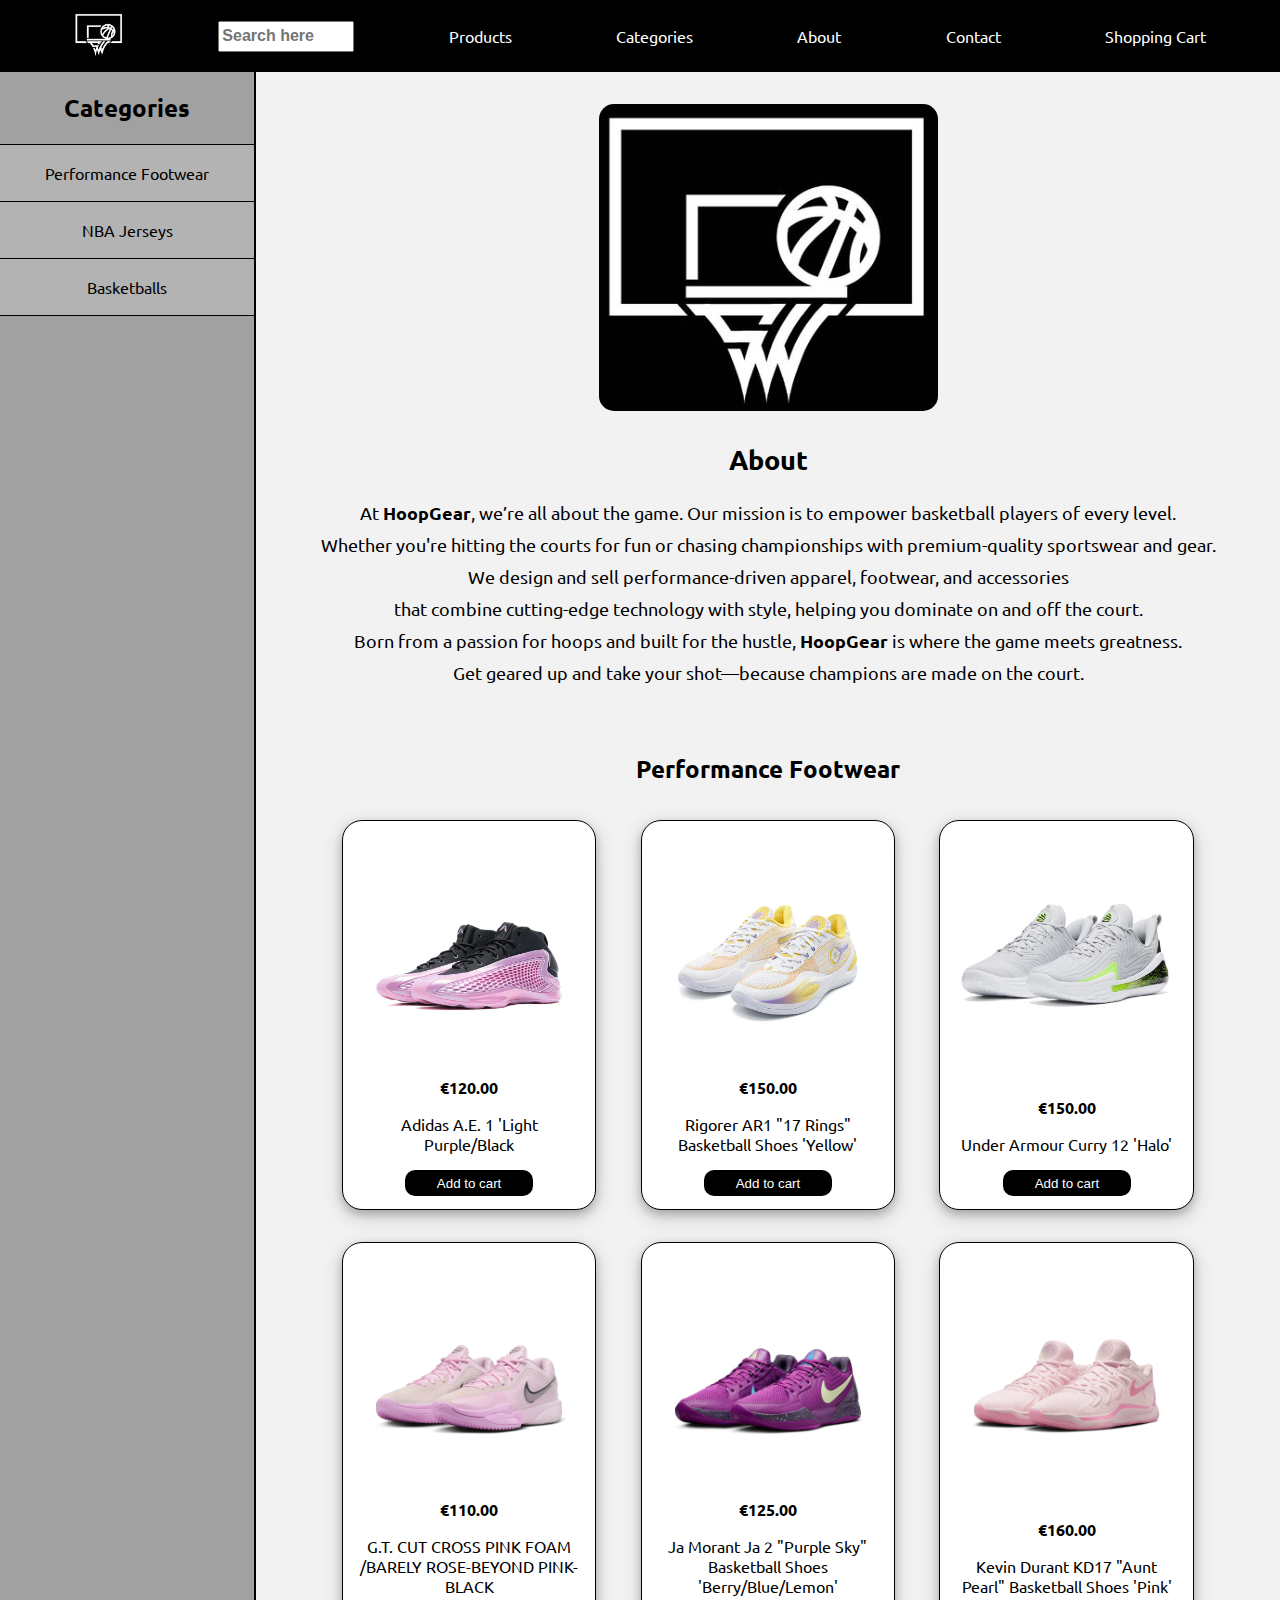
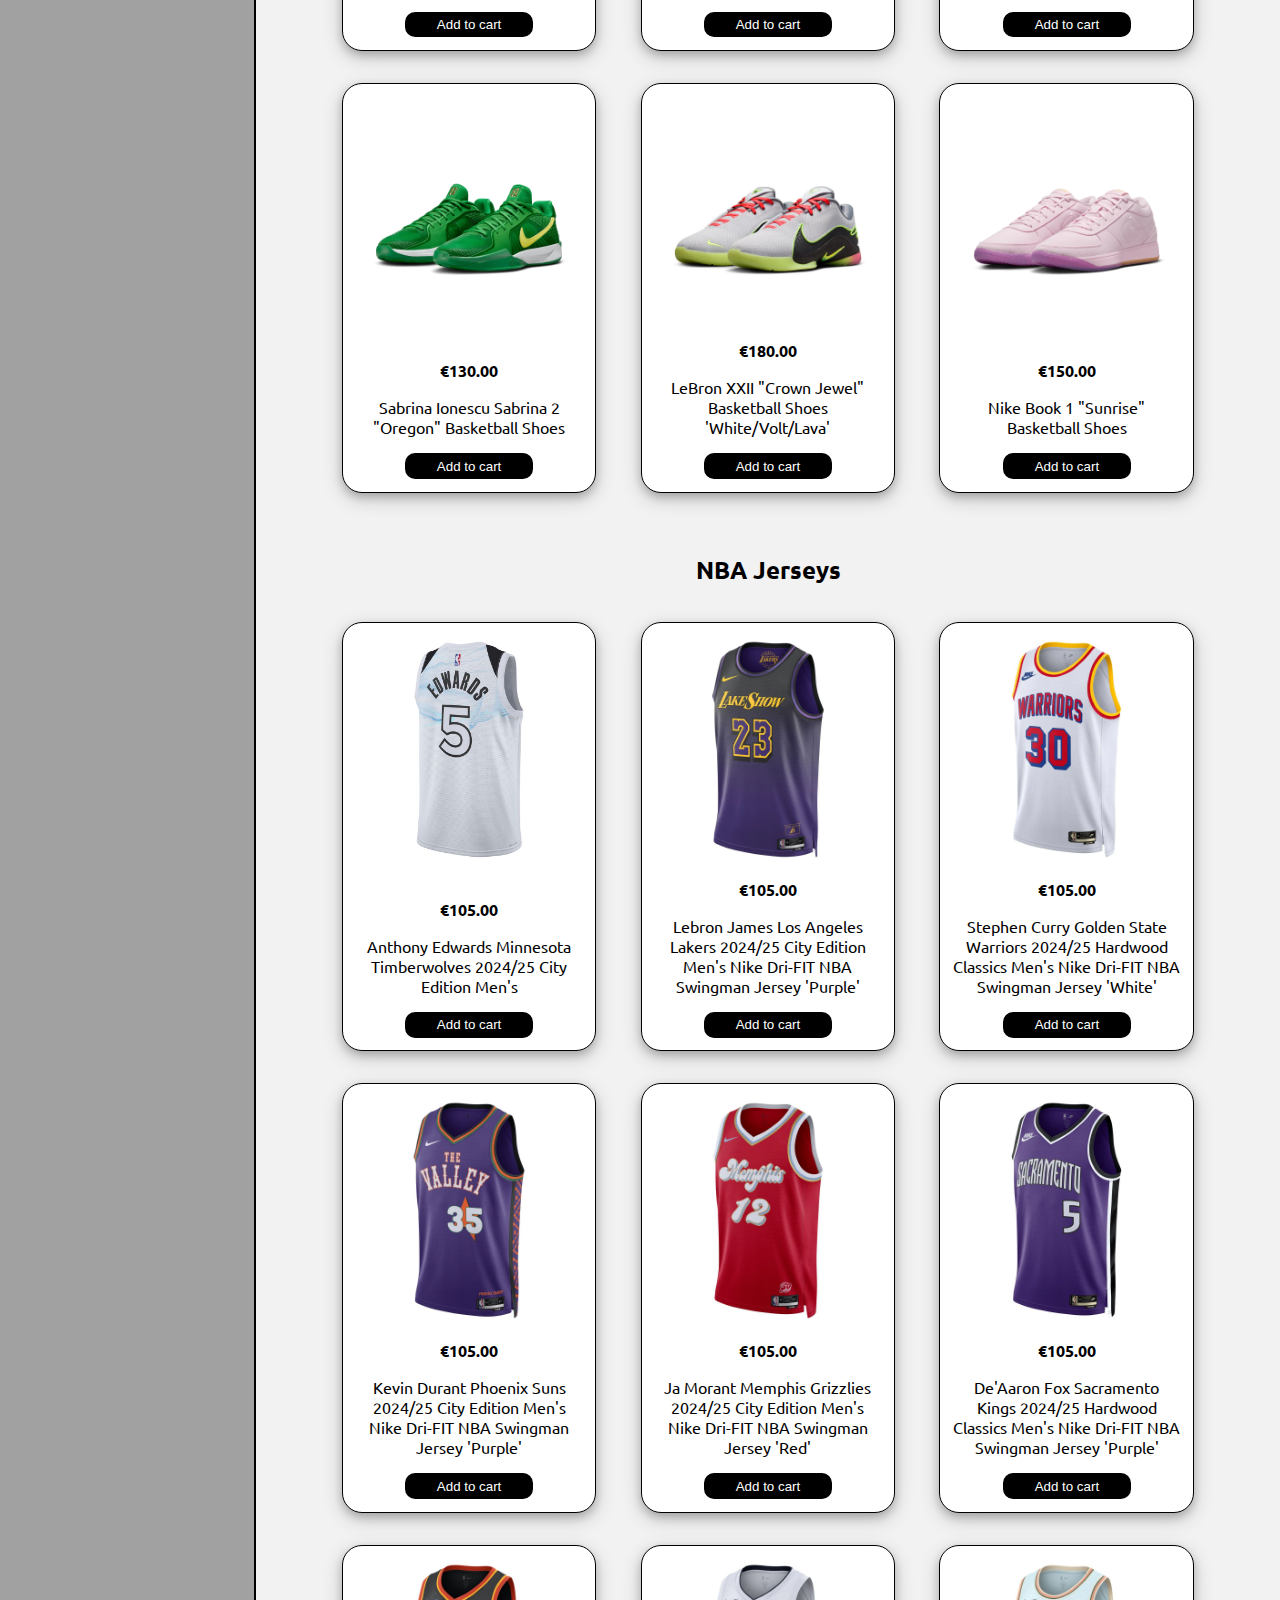
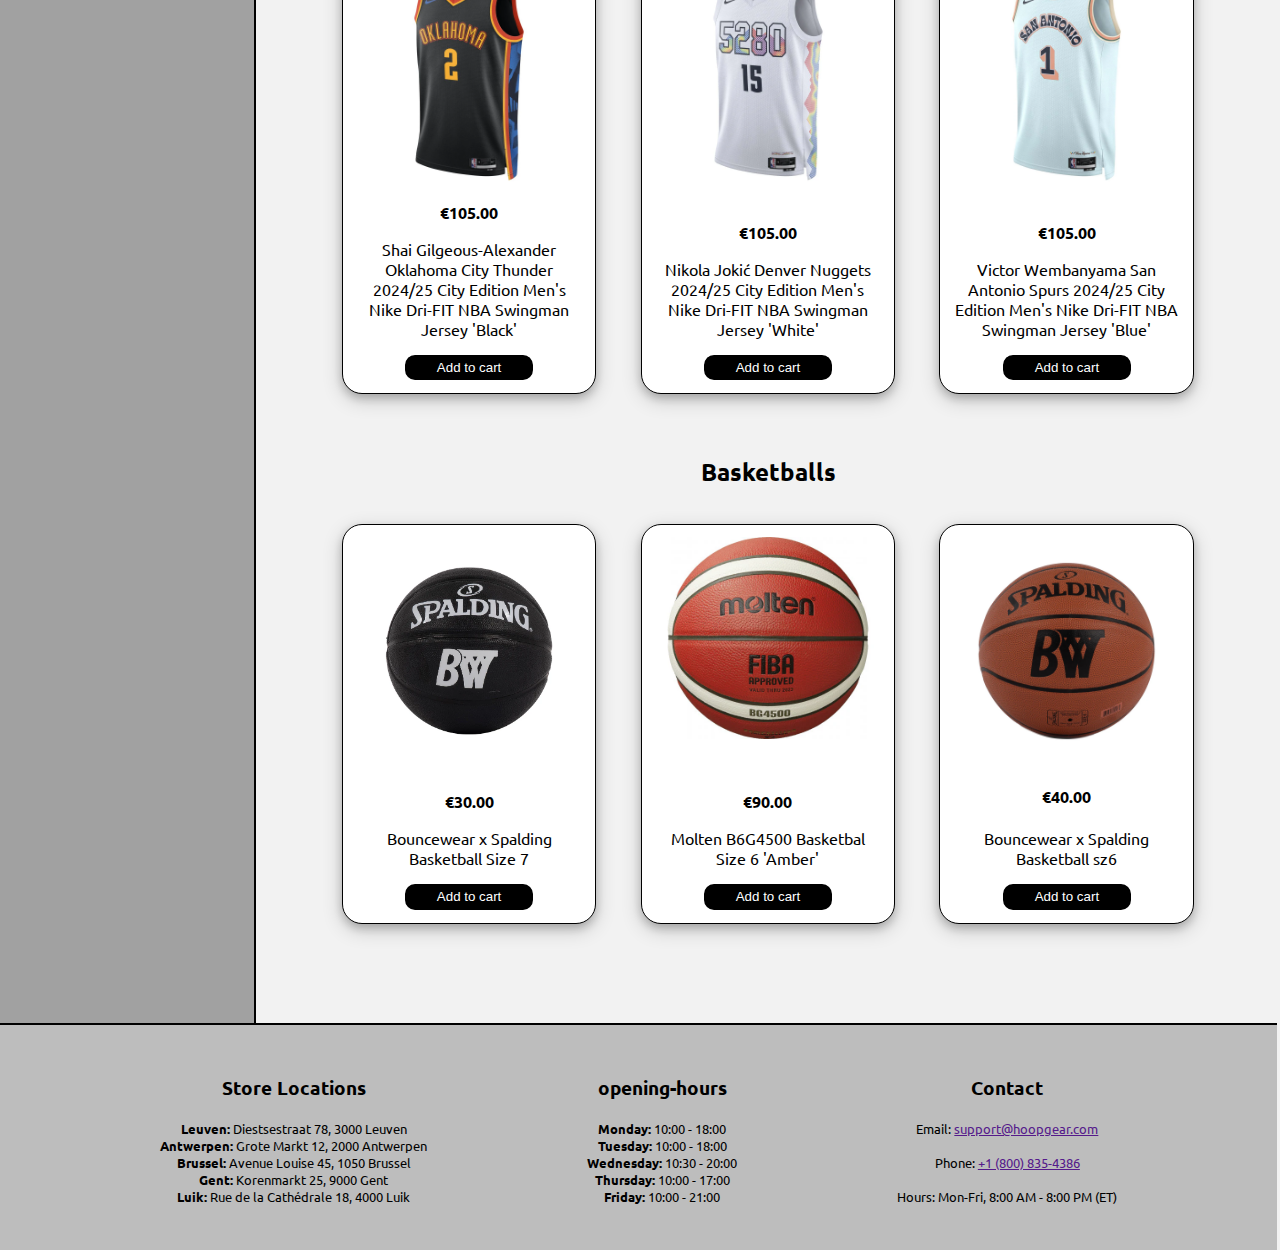
<file: index.html>
<!DOCTYPE html>
<html lang="en">
  <head>
    <meta charset="UTF-8" />
    <meta name="viewport" content="width=device-width, initial-scale=1.0" />
    <title>Hoopgear</title>
    <link rel="stylesheet" href="css/style.css" />
    <link rel="preconnect" href="https://fonts.googleapis.com" />
    <link rel="preconnect" href="https://fonts.gstatic.com" crossorigin />
    <link
      href="https://fonts.googleapis.com/css2?family=Ubuntu:ital,wght@0,300;0,400;0,500;0,700;1,300;1,400;1,500;1,700&display=swap"
      rel="stylesheet"
    />
  </head>
  <body>
    <header>
      <!--Navigation bar-->
      <section id="home">
        <nav class="navbar">
          <div class="navContainer">
            <a href="index.html">
              <img src="fotos/Hoopgear.jpg" alt="HoopGear" class="logo" />
            </a>
            <div class="search">
              <input
                type="text"
                placeholder="Search here"
                class="search-content"
              />
            </div>
            <a href="#products">Products</a>
            <a href="#categories">Categories</a>
            <a href="#about">About</a>
            <a href="#contact">Contact</a>
            <a href="pages/shopCart.html">Shopping Cart</a>
          </div>
        </nav>
      </section>
    </header>
    <main>
      <div class="container-grid">
        <section id="categories">
          <div class="flexbox-sidebar">
            <h2>Categories</h2>
            <div class="categorieLink">
              <a href="#shoes">
                <div class="link-button">Performance Footwear</div>
              </a>
            </div>
            <div class="categorieLink">
              <a href="#jerseys">
                <div class="link-button">NBA Jerseys</div>
              </a>
            </div>
            <div class="categorieLink">
              <a href="#basketballs">
                <div class="link-button">Basketballs</div>
              </a>
            </div>
          </div>
        </section>
        <div class="main-content">
          <section id="about">
            <div id="foto-about">
            <img src="fotos/Hoopgear.jpg" alt="HoopGear" />
            </div>
            <h2>About</h2>
            <p>
              At <b>HoopGear</b>, we’re all about the game. Our mission is to
              empower basketball players of every level. <br> Whether you're hitting
              the courts for fun or chasing championships with premium-quality
              sportswear and gear. <br>We design and sell performance-driven
              apparel, footwear, and accessories <br>that combine cutting-edge
              technology with style, helping you dominate on and off the court. <br>
              Born from a passion for hoops and built for the hustle,
              <b>HoopGear</b> is where the game meets greatness. <br>Get geared up
              and take your shot—because champions are made on the court.
            </p>
          </section>
          <section id="products">
            <div id="shoes">
              <h2>Performance Footwear</h2>
              <div class="flex-wrapper-shoes">
                <div class="card">
                  <img src="fotos/AE1.webp" alt="Anthony Edwards 1s" />
                  <div class="card-description">
                    <p><b>€120.00</b></p>
                    <p>Adidas A.E. 1 'Light Purple/Black</p>
                    <button class="addCart">Add to cart</button>
                  </div>
                </div>

                <div class="card">
                  <img src="fotos/AR1.webp" alt="Austin Reaves 1s" />
                  <div class="card-description">
                    <p><b>€150.00</b></p>
                    <p>Rigorer AR1 "17 Rings" Basketball Shoes 'Yellow'</p>
                    <button class="addCart">Add to cart</button>
                  </div>
                </div>

                <div class="card">
                  <img src="fotos/curry12s.webp" alt="Stephen Curry Jersey" />
                  <div class="card-description">
                    <p><b>€150.00</b></p>
                    <p>Under Armour Curry 12 'Halo'</p>
                    <button class="addCart">Add to cart</button>
                  </div>
                </div>

                <div class="card">
                  <img src="fotos/gtCuttCross.webp" alt="GT Cutt Cross" />
                  <div class="card-description">
                    <p><b>€110.00</b></p>
                    <p>G.T. CUT CROSS PINK FOAM /BARELY ROSE-BEYOND PINK-BLACK</p>
                    <button class="addCart">Add to cart</button>
                  </div>
                </div>

                <div class="card">
                  <img src="fotos/Ja2.webp" alt="JA 2s" />
                  <div class="card-description">
                    <p><b>€125.00</b></p>
                    <p>Ja Morant Ja 2 "Purple Sky" Basketball Shoes 'Berry/Blue/Lemon'</p>
                    <button class="addCart">Add to cart</button>
                  </div>
                </div>

                <div class="card">
                  <img src="fotos/KD17.webp" alt="KD 17" />
                  <div class="card-description">
                    <p><b>€160.00</b></p>
                    <p>Kevin Durant KD17 "Aunt Pearl" Basketball Shoes 'Pink'</p>
                    <button class="addCart">Add to cart</button>
                  </div>
                </div>

                <div class="card">
                  <img src="fotos/sabrina2.webp" alt="Sabrina 2s" />
                  <div class="card-description">
                    <p><b>€130.00</b></p>
                    <p>Sabrina Ionescu Sabrina 2 "Oregon" Basketball Shoes</p>
                    <button class="addCart">Add to cart</button>
                  </div>
                </div>

                <div class="card">
                  <img src="fotos/lebron-shoe.webp" alt="lebron21s" />
                  <div class="card-description">
                    <p><b>€180.00</b></p>
                    <p>LeBron XXII "Crown Jewel" Basketball Shoes 'White/Volt/Lava'
                    </p>
                    <button class="addCart">Add to cart</button>
                  </div>
                </div>

                <div class="card">
                  <img src="fotos/book-shoe.webp" alt="book 1s" />
                  <div class="card-description">
                    <p><b>€150.00</b></p>
                    <p>Nike Book 1 "Sunrise" Basketball Shoes</p>
                    <button class="addCart">Add to cart</button>
                  </div>
                </div>

              </div>
              <div id="jerseys">
                <h2>NBA Jerseys</h2>
                <div class="flex-wrapper-jerseys">
                  <div class="card">
                    <img
                      src="fotos/AE_jersey.jpg"
                      alt="Anthony Edwards Jersey"
                    />
                    <div class="card-description">
                      <p><b>€105.00</b></p>
                      <p>
                        Anthony Edwards Minnesota Timberwolves 2024/25 City
                        Edition Men's
                      </p>
                      <button class="addCart">Add to cart</button>
                    </div>
                  </div>

                  <div class="card">
                    <img
                      src="fotos/lebron-jersey.webp"
                      alt="Lebron James Jersey"
                    />
                    <div class="card-description">
                      <p><b>€105.00</b></p>
                      <p>
                        Lebron James Los Angeles Lakers 2024/25 City Edition
                        Men's Nike Dri-FIT NBA Swingman Jersey 'Purple'
                      </p>
                      <button class="addCart">Add to cart</button>
                    </div>
                  </div>

                  <div class="card">
                    <img
                      src="fotos/steph-jersey.webp"
                      alt="Stephen Curry Jersey"
                    />
                    <div class="card-description">
                      <p><b>€105.00</b></p>
                      <p>
                        Stephen Curry Golden State Warriors 2024/25 Hardwood
                        Classics Men's Nike Dri-FIT NBA Swingman Jersey 'White'
                      </p>
                      <button class="addCart">Add to cart</button>
                    </div>
                  </div>

                  <div class="card">
                    <img src="fotos/KD-jersey.webp" alt="KD jersey" />
                    <div class="card-description">
                      <p><b>€105.00</b></p>
                      <p>Kevin Durant Phoenix Suns 2024/25 City Edition Men's Nike Dri-FIT NBA Swingman Jersey 'Purple'</p>
                      <button class="addCart">Add to cart</button>
                    </div>
                  </div>

                  <div class="card">
                    <img src="fotos/ja-jersey.webp" alt="JA jersey" />
                    <div class="card-description">
                      <p><b>€105.00</b></p>
                      <p>Ja Morant Memphis Grizzlies 2024/25 City Edition Men's Nike Dri-FIT NBA Swingman Jersey 'Red'</p>
                      <button class="addCart">Add to cart</button>
                    </div>
                  </div>

                  <div class="card">
                    <img src="fotos/fox-jersey.webp" alt="dfox jersey" />
                    <div class="card-description">
                      <p><b>€105.00</b></p>
                      <p>De'Aaron Fox Sacramento Kings 2024/25 Hardwood Classics Men's Nike Dri-FIT NBA Swingman Jersey 'Purple'</p>
                      <button class="addCart">Add to cart</button>
                    </div>
                  </div>

                  <div class="card">
                    <img src="fotos/sga-jersey.webp" alt="SGA jersey" />
                    <div class="card-description">
                      <p><b>€105.00</b></p>
                      <p>Shai Gilgeous-Alexander Oklahoma City Thunder 2024/25 City Edition Men's Nike Dri-FIT NBA Swingman Jersey 'Black'</p>
                      <button class="addCart">Add to cart</button>
                    </div>
                  </div>

                  <div class="card">
                    <img src="fotos/jokic-jersey.webp" alt="jokic jersey" />
                    <div class="card-description">
                      <p><b>€105.00</b></p>
                      <p>Nikola Jokić Denver Nuggets 2024/25 City Edition Men's Nike Dri-FIT NBA Swingman Jersey 'White'</p>
                      <button class="addCart">Add to cart</button>
                    </div>
                  </div>
                  
                  <div class="card">
                    <img src="fotos/wemby-jersey.webp" alt="wembanyama jersey" />
                    <div class="card-description">
                      <p><b>€105.00</b></p>
                      <p>Victor Wembanyama San Antonio Spurs 2024/25 City Edition Men's Nike Dri-FIT NBA Swingman Jersey 'Blue'</p>
                      <button class="addCart">Add to cart</button>
                    </div>
                  </div>

                </div>
              </div>
            </div>
            <div id="basketballs">
              <h2>Basketballs</h2>
              <div class="flex-wrapper-balls">
                <div class="card">
                  <img
                    src="fotos/spalding_bouncwearBall.webp"
                    alt="Spalding Bouncewear Basketball"
                  />
                  <div class="card-description">
                    <p><b>€30.00</b></p>
                    <p>Bouncewear x Spalding Basketball Size 7</p>
                    <button class="addCart">Add to cart</button>
                  </div>
                </div>

                <div class="card">
                  <img src="fotos/molten-ball.webp" alt="Molten ball " />
                  <div class="card-description">
                    <p><b>€90.00</b></p>
                    <p>Molten B6G4500 Basketbal Size 6 'Amber'</p>
                    <button class="addCart">Add to cart</button>
                  </div>
                </div>

                <div class="card">
                  <img
                    src="fotos/bouncewear-brown-ball.webp"
                    alt="Bouncewear Brown ball"
                  />
                  <div class="card-description">
                    <h4>€40.00</h4>
                    <p>Bouncewear x Spalding Basketball sz6</p>
                    <button class="addCart">Add to cart</button>
                  </div>
                </div>
              </div>
            </div>
          </section>
        </div>
      </div>
    </main>
    <footer>
      <div class="store">
        <h3>Store Locations</h3>
        <p><b>Leuven:</b> Diestsestraat 78, 3000 Leuven <br>
           <b>Antwerpen:</b> Grote Markt 12, 2000 Antwerpen <br>
           <b>Brussel:</b> Avenue Louise 45, 1050 Brussel <br>
           <b>Gent:</b> Korenmarkt 25, 9000 Gent <br>
           <b>Luik:</b> Rue de la Cathédrale 18, 4000 Luik
        </p>
      </div>
      <div class="opening-hours">
        <h3>opening-hours</h3>
        <p><b>Monday:</b> 10:00 - 18:00<br>
           <b>Tuesday:</b> 10:00 - 18:00 <br>
           <b>Wednesday:</b> 10:30 - 20:00 <br>
           <b>Thursday:</b> 10:00 - 17:00 <br>
           <b>Friday:</b> 10:00 - 21:00
        </p>
      </div>
      <div class="contact">
        <section id="contact">
          <h3>Contact</h3>
          <p>
            Email: <a href="">support@hoopgear.com</a> <br/><br>Phone:
            <a href="">+1 (800) 835-4386</a> <br /><br>Hours: Mon-Fri, 8:00 AM -
            8:00 PM (ET)
          </p>
        </section>
      </div>
    </footer>
  </body>
</html>
</file>
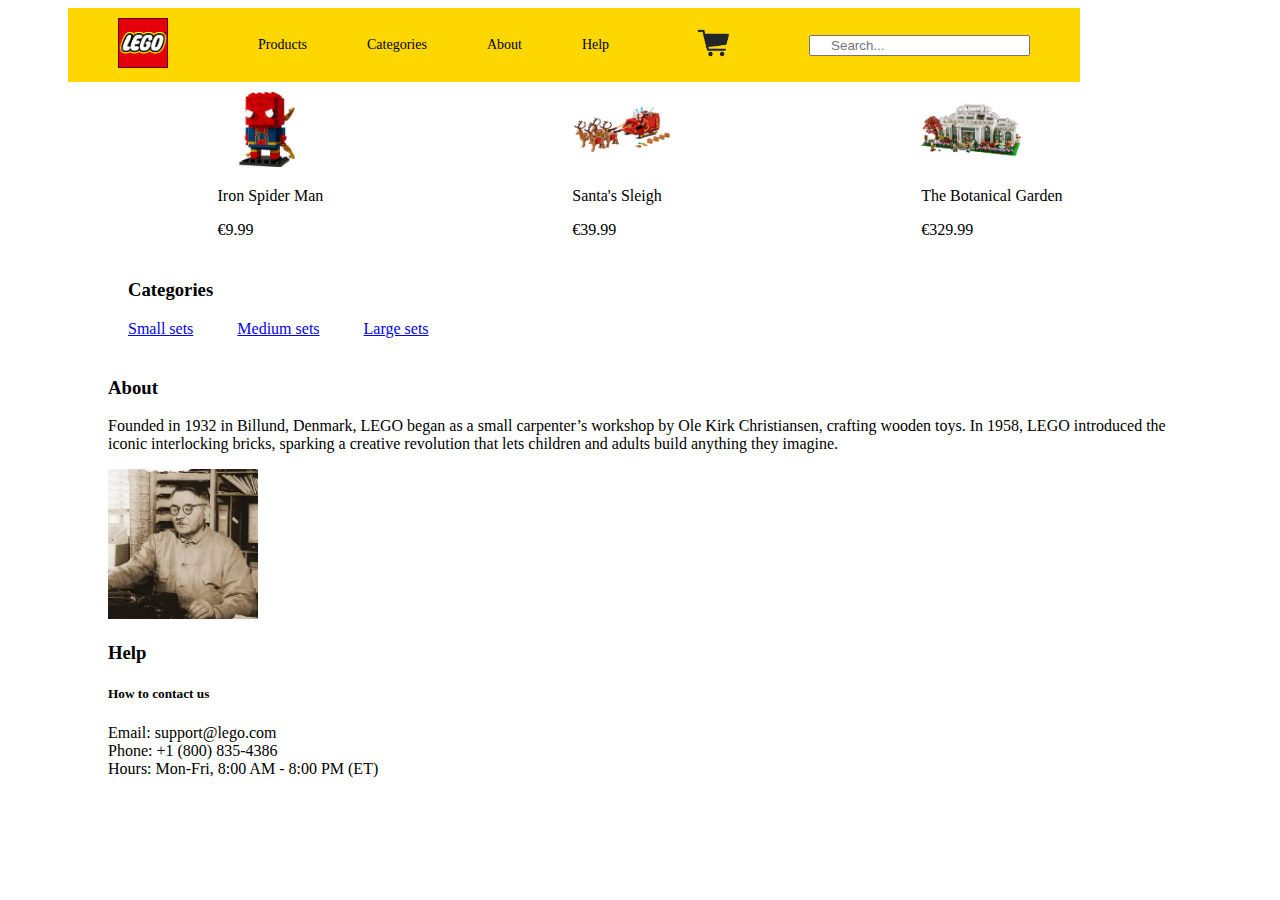
<file: Hoofdpagina.html>
<!DOCTYPE html>
<html lang="en">
  <head>
    <meta charset="UTF-8" />
    <meta name="viewport" content="width=device-width, initial-scale=1.0" />
    <link rel="stylesheet" href="style.css" />
    <title>Lego webshop</title>
  </head>
  <body>
    <header>
      <div class="container_navbar">
        <div id="logo">
          <img src="logo.png" alt="logo lego" width="50" />
        </div>
        <nav id="nav">
          <a href="#products">Products</a>
          <a href="#categories">Categories</a>
          <a href="#about">About</a>
          <a href="#help" class="split">Help</a>
          <a href="shopCart.html">
            <img src="shopCart.png" alt="Shopping Cart" width="50">
          </a>
          <div class="search">
            <input type="text" placeholder="Search..." />
          </div>
        </nav>
      </div>
    </header>
    <div class="main">
      <section id="products">
        <h3>Products</h3>
        <div class="container_products">
          <div id="product1">
            <img src="iron_spider_man.jpg" alt="Iron Spider Man" width="100" />
            <p>Iron Spider Man</p>
            <p>€9.99</p>
          </div>
          <div id="product2">
            <img src="santa_sleigh.jpg" alt="Santa's Sleigh" width="100" />
            <p>Santa's Sleigh</p>
            <p>€39.99</p>
          </div>
          <div id="product3">
            <img
              src="botanical_garden.jpg"
              alt="Botanical Garden"
              width="100"
            />
            <p>The Botanical Garden</p>
            <p>€329.99</p>
          </div>
        </div>
      </section>
      <aside>
      <section id="categories">
        <h3>Categories</h3>
          <a href="#small sets">Small sets</a>
          <a href="medium sets">Medium sets</a>
          <a href="large sets">Large sets</a>
        </aside>
      </section>
    </div>
    <footer>
      <section id="about">
        <h3>About</h3>
        <p>
          Founded in 1932 in Billund, Denmark, LEGO began as a small carpenter’s
          workshop by Ole Kirk Christiansen, crafting wooden toys. In 1958, LEGO
          introduced the iconic interlocking bricks, sparking a creative
          revolution that lets children and adults build anything they imagine.
        </p>
        <img src="Kirk.jpg" alt="ole Kirk Christiansen" width="150" />
      </section>

      <section id="help">
        <h3>Help</h3>
        <h5>How to contact us</h5>
        <p>
          Email: support@lego.com <br />Phone: +1 (800) 835-4386 <br />Hours:
          Mon-Fri, 8:00 AM - 8:00 PM (ET)
        </p>
      </section>
    </footer>
  </body>
</html>
</file>
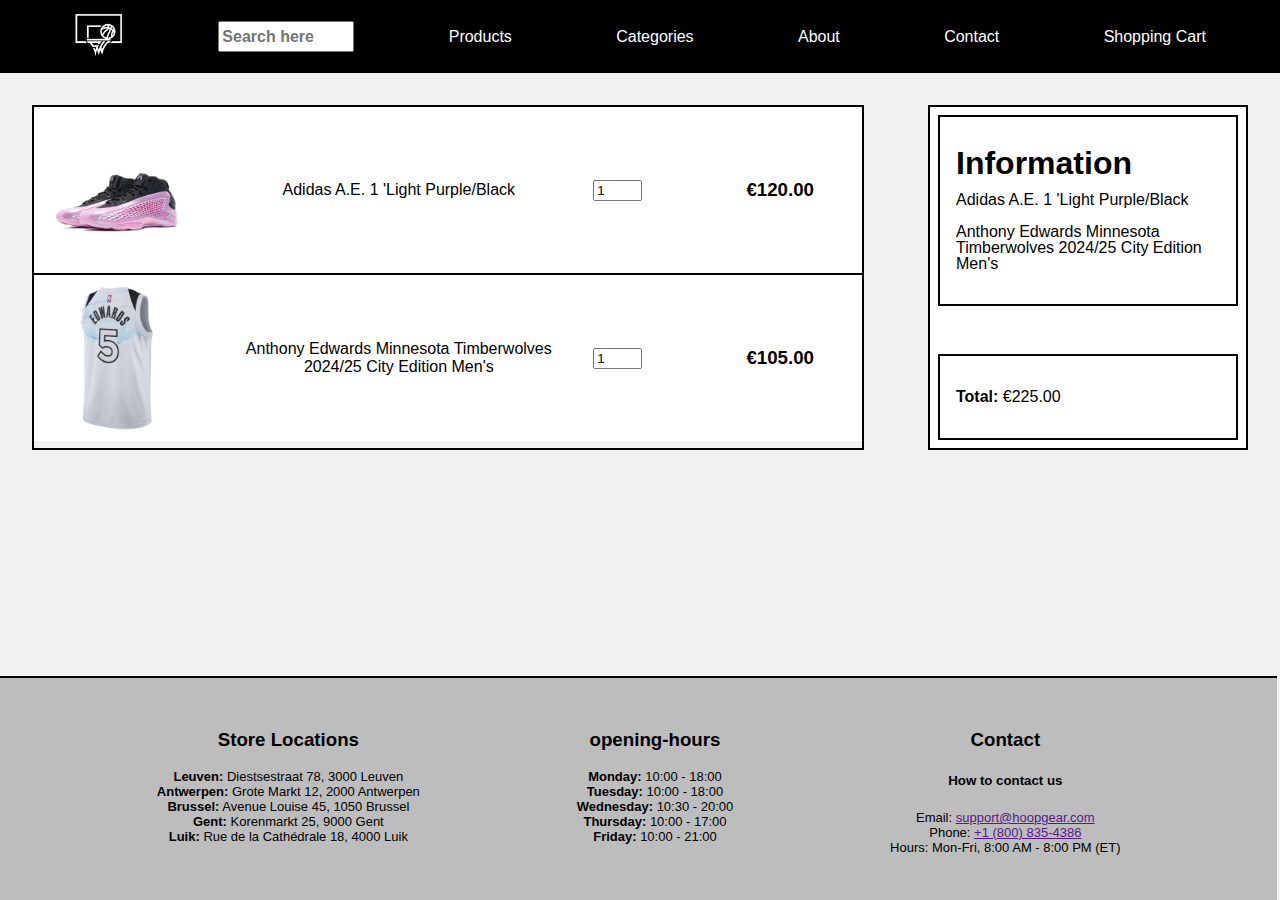
<file: pages/shopCart.html>
<!DOCTYPE html>
<html lang="en">
  <head>
    <meta charset="UTF-8" />
    <meta name="viewport" content="width=device-width, initial-scale=1.0" />
    <title>Shopping Cart</title>
    <link rel="stylesheet" href="../css/style.css" />
  </head>
  <body>
    <header>
      <!--Navigation bar-->
      <section id="home">
        <nav class="navbar">
          <div class="navContainer">
            <a href="../index.html">
              <img src="../fotos/Hoopgear.jpg" alt="HoopGear" class="logo" />
            </a>
            <div class="search">
              <input
                type="text"
                placeholder="Search here"
                class="search-content"
              />
            </div>
            <a href="../index.html">Products</a>
            <a href="../index.html">Categories</a>
            <a href="../index.html">About</a>
            <a href="../index.html">Contact</a>
            <a href="pages/shopCart.html">Shopping Cart</a>
          </div>
        </nav>
      </section>
    </header>
    <main>
      <div class="container-shopCart">
        <div class="products">
          <div class="flexbox-product">
            <img src="../fotos/AE1.webp" alt="AE1s" />
            <p>Adidas A.E. 1 'Light Purple/Black</p>
            <input type="number" step="1" value="1" min="1" max="10" />
            <h3>€120.00</h3>
          </div>
          <div class="flexbox-product">
            <img src="../fotos/AE_jersey.jpg" alt="Anthony Edwards Jersey" />
            <p>
              Anthony Edwards Minnesota Timberwolves 2024/25 City Edition Men's
            </p>
            <input type="number" step="1" value="1" />
            <h3>€105.00</h3>
          </div>
        </div>
        <div class="info">
          <div class="info-products">
            <h1>Information</h1>
            <p>Adidas A.E. 1 'Light Purple/Black</p>
            <p>
              Anthony Edwards Minnesota Timberwolves 2024/25 City Edition Men's
            </p>
          </div>
          <div class="info-price">
            <p><b>Total:</b> €225.00</p>
          </div>
        </div>
      </div>
    </main>
    <footer id="footer-shopCart">
      <div class="store">
        <h3>Store Locations</h3>
        <p>
          <b>Leuven:</b> Diestsestraat 78, 3000 Leuven <br />
          <b>Antwerpen:</b> Grote Markt 12, 2000 Antwerpen <br />
          <b>Brussel:</b> Avenue Louise 45, 1050 Brussel <br />
          <b>Gent:</b> Korenmarkt 25, 9000 Gent <br />
          <b>Luik:</b> Rue de la Cathédrale 18, 4000 Luik
        </p>
      </div>
      <div class="opening-hours">
        <h3>opening-hours</h3>
        <p>
          <b>Monday:</b> 10:00 - 18:00<br />
          <b>Tuesday:</b> 10:00 - 18:00 <br />
          <b>Wednesday:</b> 10:30 - 20:00 <br />
          <b>Thursday:</b> 10:00 - 17:00 <br />
          <b>Friday:</b> 10:00 - 21:00
        </p>
      </div>
      <div class="contact">
        <section id="contact">
          <h3>Contact</h3>
          <h5>How to contact us</h5>
          <p>
            Email: <a href="">support@hoopgear.com</a> <br />Phone:
            <a href="">+1 (800) 835-4386</a> <br />Hours: Mon-Fri, 8:00 AM -
            8:00 PM (ET)
          </p>
        </section>
      </div>
    </footer>
  </body>
</html>
</file>
<file: css/style.css>
/**/
body {
  margin: 0px;
  font-family: "Ubuntu", sans-serif;
  background-color: hsl(0, 0%, 95%);
}
header {
  position: sticky;
  top: 0;
  z-index: 1;
}
/* navigation bar*/
.navbar {
  background-color: black;
  align-content: center;
}

.navbar a {
  text-decoration: none;
  color: white;
  padding-left: 20px;
  padding-right: 20px;
  padding: 10px;
}

.navbar a:hover {
  background-color: hsl(0, 0%, 15%);
  transform: scale(1.05, 1.05);
}
.navContainer {
  display: flex;
  justify-content: space-between;
  align-items: center;
  padding: 2px;
  padding-left: 5vw;
  padding-right: 5vw;
}
.search {
  align-content: center;
}
.search :placeholder-shown {
  font-weight: bold;
  font-size: medium;
}
.search-content {
  height: 25px;
  width: 10vw;
}
/* images */
.logo {
  width: 50px;
}

.container-grid{
  display: grid;
  grid-template-columns: 20% 1fr;
}



.flexbox-sidebar{
  display: flex;
  flex-direction: column;
  background-color: hsl(0, 0%, 63%);
  height: 100%;
  color: black;
  text-align: center;
  border-right: solid black 2px;
}
.categorieLink a{
  text-decoration: none;
  color: black;
}
.categorieLink:last-child{
  border-bottom: solid black 1px;
}
.link-button{
  background-color: hsl(0, 0%, 70%);
  border-top: solid black 1px;
  height: 3.5em; 
  align-content: center;
  width: 100%;
}
.link-button:hover{  
  background-color: hsl(0, 0%, 75%);
  cursor: pointer;
}


.main-content{
  text-align: center;
  padding: 2rem;
}
#about{
  line-height: 2rem;
  font-size: 2ch;
}
#about img{
  border-radius: 15px;
}
/*Products*/
#products {
  padding: 2vw;
}
.card {
  padding: 1vw;
  border: solid black 1px;
  background-color: white;
  display: flex;
  flex-direction: column;
  justify-content: space-between;
  border-radius: 20px;
  box-shadow: 0 4px 8px 0 rgba(0, 0, 0, 0.2), 0 6px 20px 0 rgba(0, 0, 0, 0.19);
  max-width: 300px;
  width: 25%;
  margin: 1rem;
}
.card:hover {
  transform: scale(1.0125, 1.0125);
  cursor: pointer;
}
.card img {
  width: 100%;
}

.addCart {
  color: white;
  background-color: black;
  border: solid black;
  border-radius: 10px;
  width: 10vw;
  height: 2vw;
}
.addCart:hover {
  transform: scale(1.05, 1.05);
  background-color: rgb(66, 66, 66);
  border: solid rgb(66, 66, 66);
  cursor: pointer;
}

/*shoes*/
.flex-wrapper-shoes{
  display: flex;
  flex-wrap: wrap;
  justify-content: space-evenly;
  padding-bottom: 2vw;
}

/*Jerseys*/

.flex-wrapper-jerseys{
  display: flex;
  flex-wrap: wrap;
  justify-content: space-evenly;
  padding-bottom: 2vw;
}

/*balls*/
.flex-wrapper-balls{
  display: flex;
  flex-wrap: wrap;
  justify-content: space-evenly;
  padding-bottom: 2vw;
}


/*Shopping Cart*/
.container-shopCart{
  display: grid;
  grid-template-columns: 1fr 30%;
}
.flexbox-product{
  display: grid;
  grid-template-columns: 20% 40% 10% 1fr;
  flex: 2 1 auto;
  gap: 2rem;
  align-items: center;
  text-align: center;
  padding: .5rem;
  background-color: hsl(0, 0%, 100%);
}
.flexbox-product:not(:last-child){
  border-bottom: solid black 2px;
}
.flexbox-product input{
  width: 50%;
}
.products{
  margin: 2rem;
  border: solid black 2px;
}
.products img{
  width: 100%;
  max-width: 150px;
}

.info{
  margin: 2rem;
  border: solid black 2px;
  padding: .5rem;
  background-color: hsl(0, 0%, 100%);
  display: flex;
  flex-direction: column;
  gap: 3rem;
}
.info-products{
  line-height: 1rem;
  padding: 1rem;
  border: solid black 2px;
}
.info-price{
  border: 2px solid black;
  padding: 1rem;

}
/*footer*/
footer{
  display: flex;
  justify-content: space-evenly;
  gap: 2rem;
  position: absolute;
  width: 94.8%;
  background: hsl(0, 0%, 74%);
  color: black;
  padding: 2rem;  
  border-top: solid hsl(0, 0%, 0%) 2px;
  text-align: center;
}

footer p{
  font-size: small;
}
#footer-shopCart{
  bottom: 0;
}
</file>
<file: style.css>
*{
    padding-left: 20px;
    padding-right: 20px;

}

#title {
    text-align: center;
}

.container_navbar {
    position: fixed;
    padding: 10px;
    display: flex;
    flex-direction: row;
    justify-content: space-between;
    background-color: #FFD700;
}

.container_products {
    display: flex;
    flex-wrap: wrap;
    padding: 5px;
    justify-content: space-around;

}
#nav {
    display: flex;
    justify-content: space-around;
    text-align: center;
}


#nav a {
    color: black;
    padding-left: 10px;
    padding-right: 10px;
    margin-left: 20px;
    margin-right: 20px;
    align-content: center;
    text-decoration: none;
    font-size: 14px;
}

.search {
    align-content: center;
}
.main{
    padding: 20px;
}

#shopCart{
    width: 50;
}
</file>
